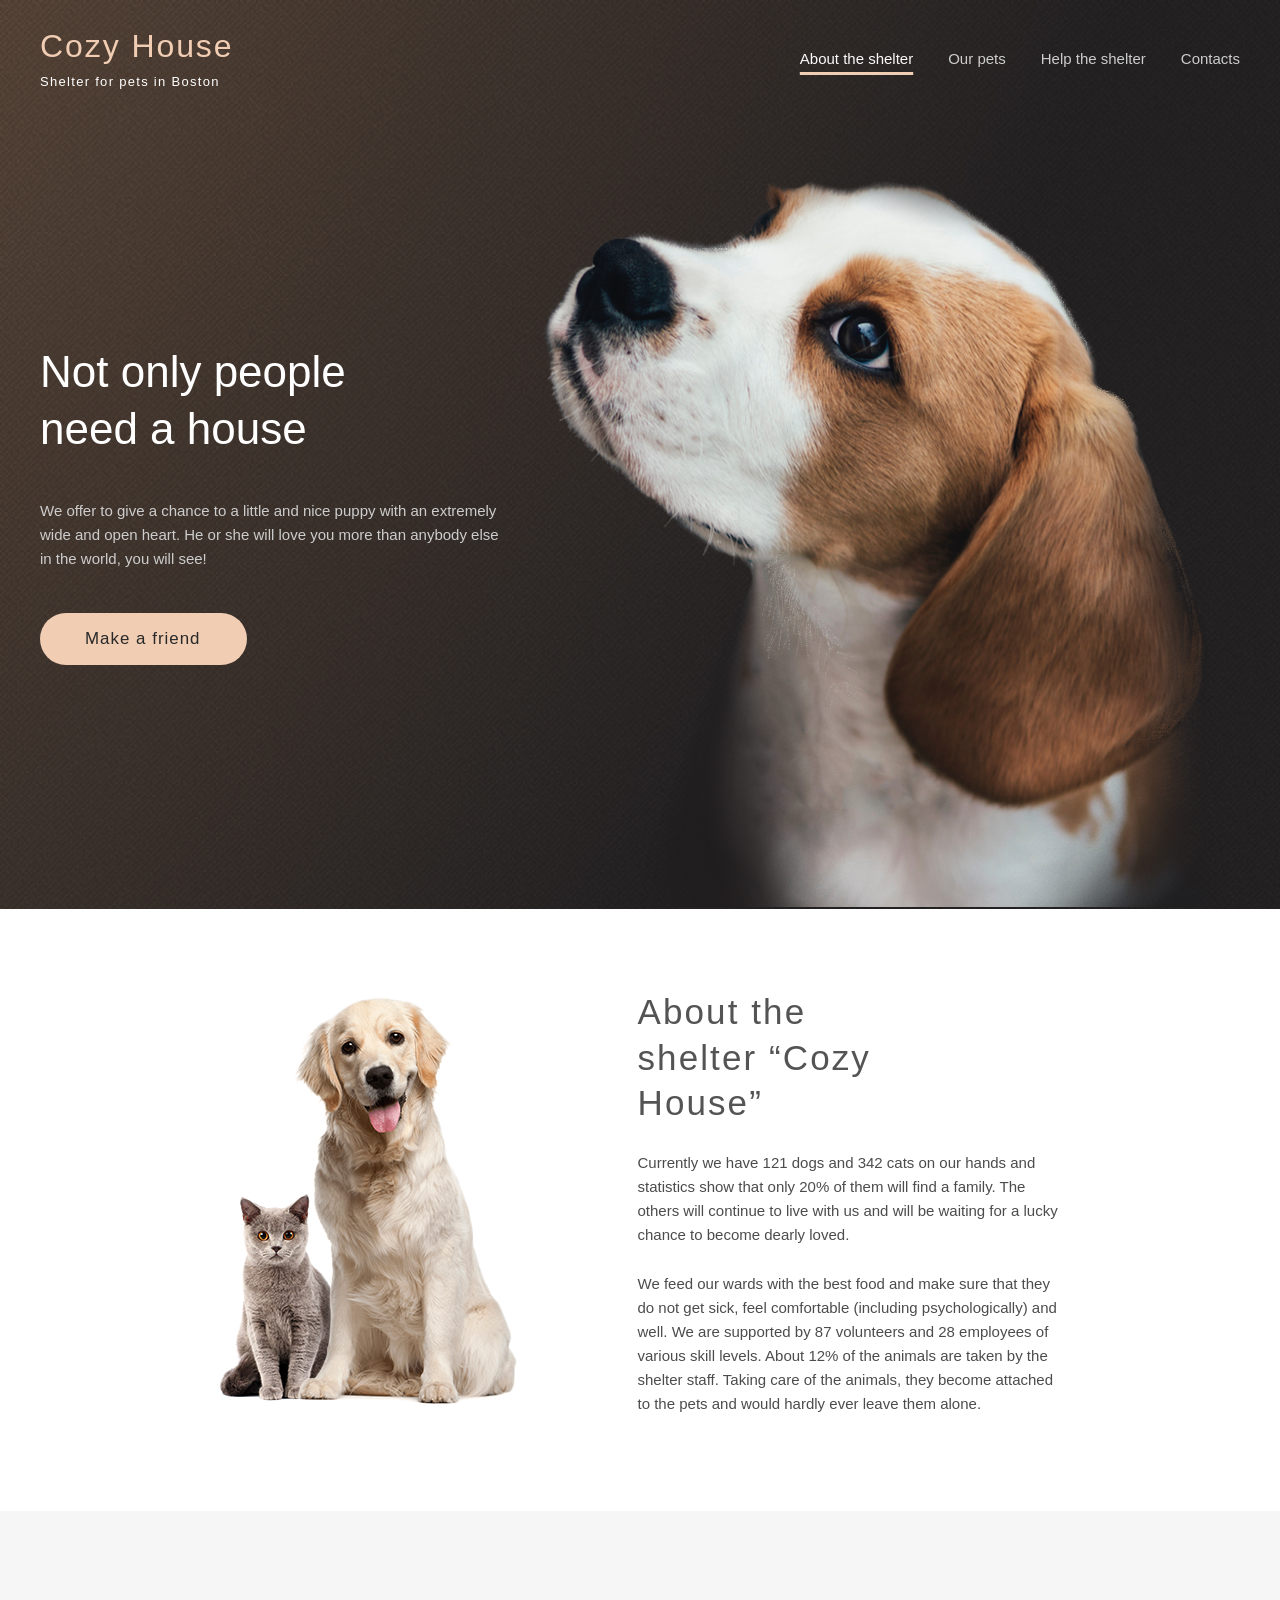
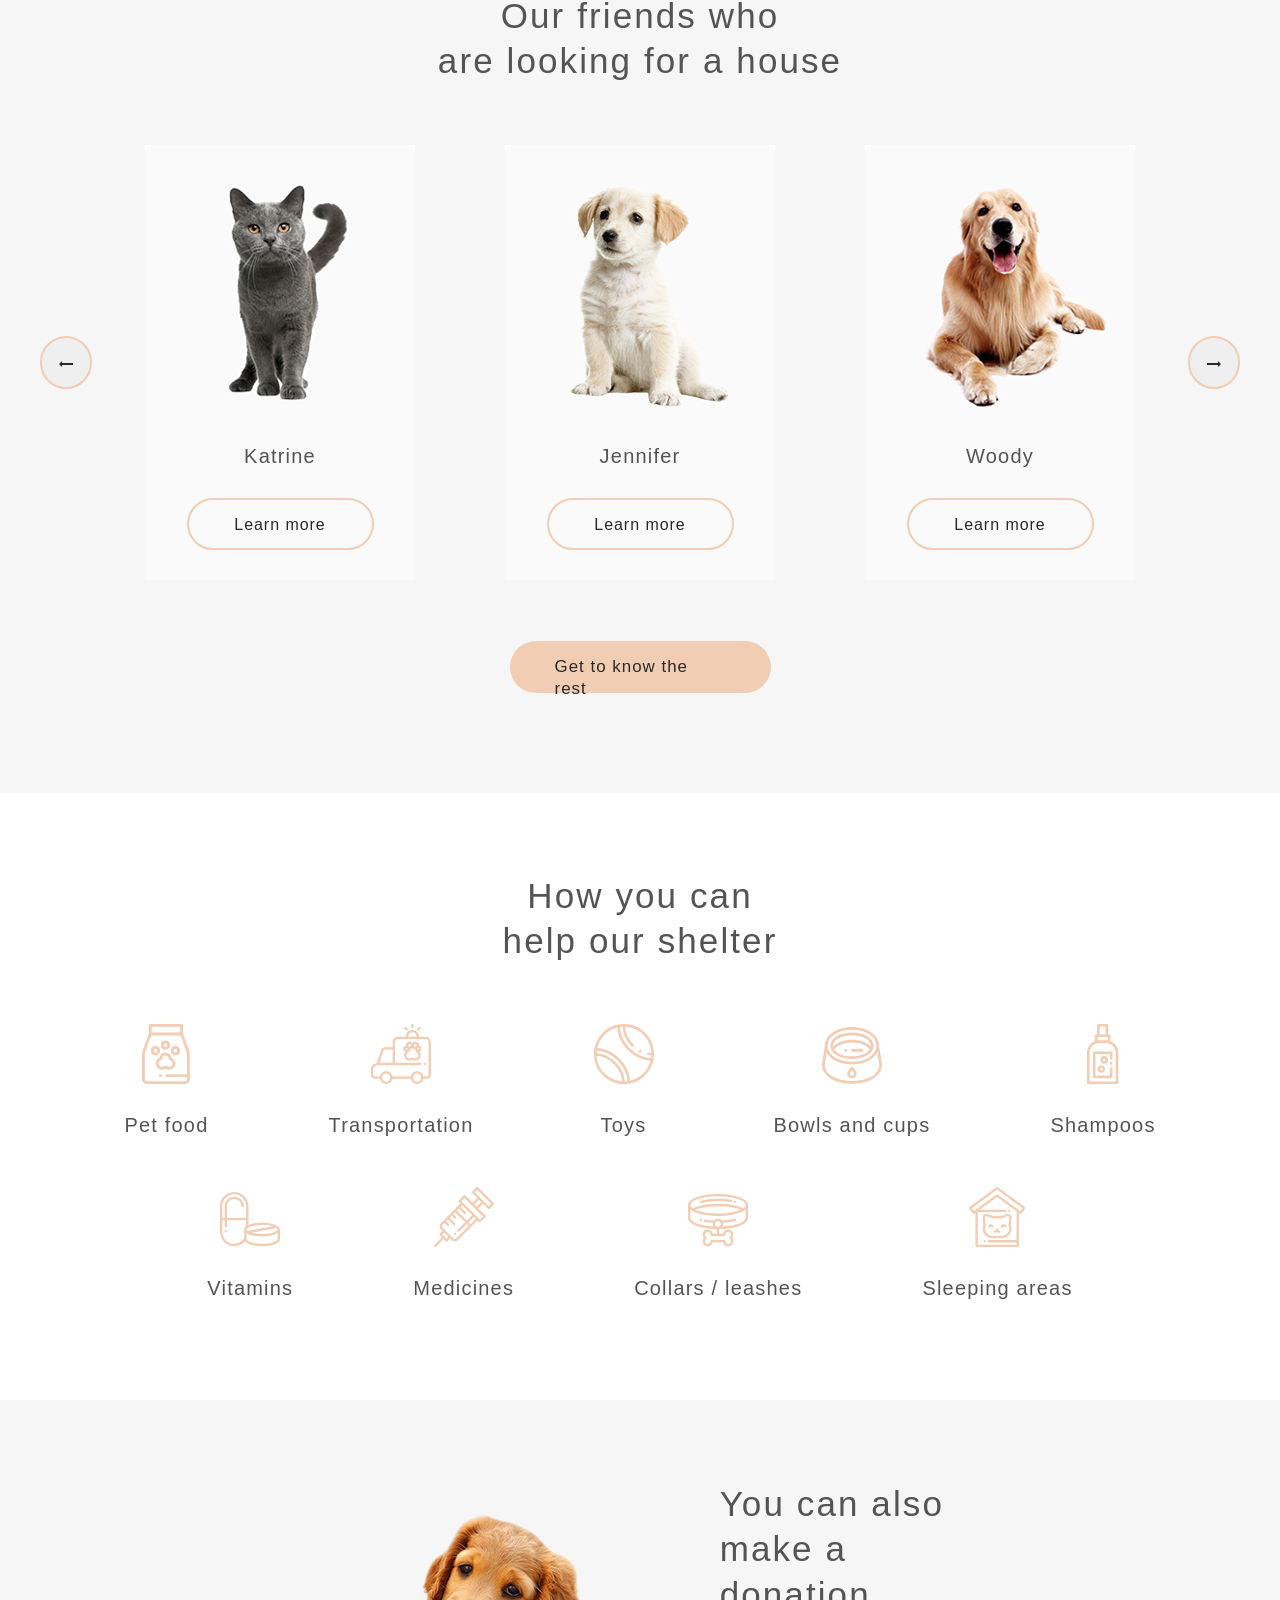
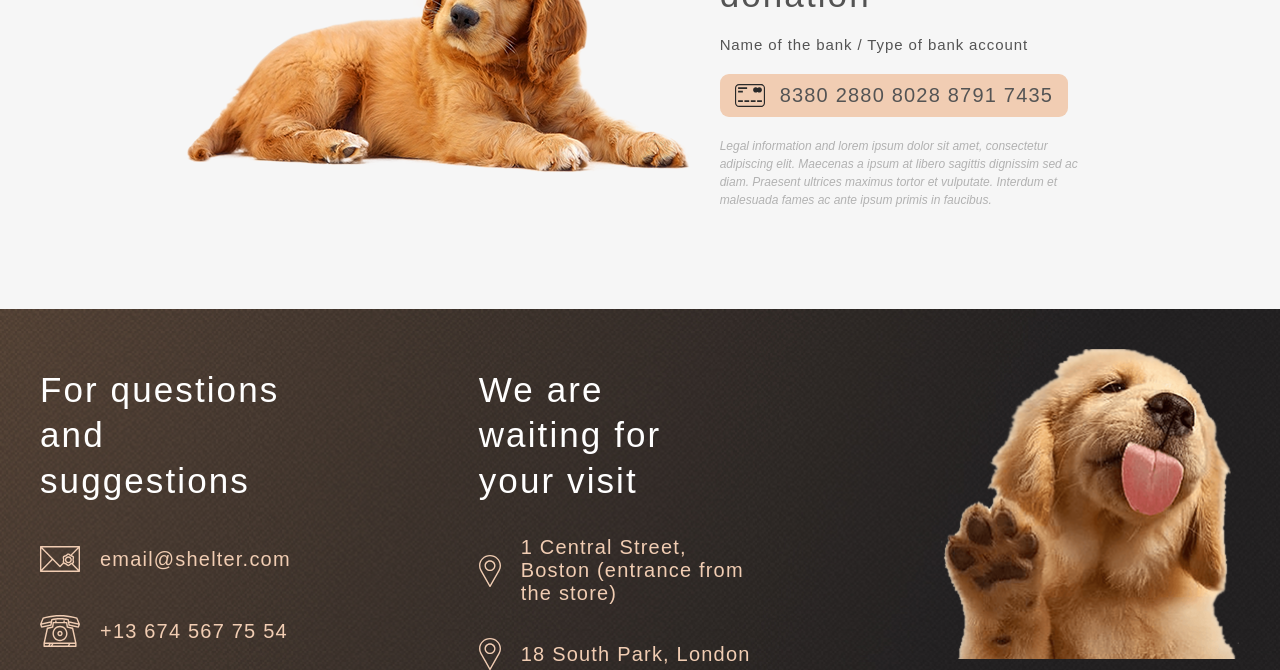
<file: shelter/index.html>
<!DOCTYPE html>
<html lang="en">
<head>
    <meta charset="UTF-8">
    <meta name="viewport" content="width=device-width, initial-scale=1.0">
    <title>Cozy House</title>
    <link rel="stylesheet" href="style.css">
    <link rel="icon" type="image/png" href="img/favicon-32x32.png">
</head>
<body>
    <main>
        <section class="start-screen"> 
            <header class="header">
                <div class="container">
                    <div class="header__content">
                        <div class="logo">
                            <a class="logo__title" href="#">Cozy House</a>
                            <p class="logo__text">Shelter for pets in Boston</p>
                        </div>
                        <nav class="nav">
                            <ul>
                                <li class="header__nav_active"><a class="header__nav" href="#">About the shelter</a></li>
                                <li class="header__nav_inactive"><a class="header__nav" href="https://boriisovvna.github.io/shelter/shelter/our-pets">Our pets</a></li>
                                <li class="header__nav_inactive"><a class="header__nav" href="#help">Help the shelter</a></li>
                                <li class="header__nav_inactive"><a class="header__nav" href="#contacts">Contacts</a></li>
                            </ul>
                        </nav>
                        <div class="burger-menu">
                            <span></span>
                            <span></span>
                            <span></span>
                        </div>
                    </div>
                </div>
            </header>
            <div class="container">
                <div class="start-screen__content">
                    <div class="start-screen__text">
                        <h1>Not only people need a house</h1>
                        <p>We offer to give a chance to a little and nice puppy with an extremely wide and open heart. He or she will love you more than anybody else in the world, you will see!</p>
                        <a class="start-screen__link-button button" href="#pets">Make a friend</a> 
                    </div>
                    <div class="start-screen__img">
                        <img src="img/start/start-screen-puppy.svg" alt="start-screen-puppy">
                    </div>
                </div>
            </div>
        </section>
        <section class="about">
            <div class="container">
                <div class="about__content">
                    <div class="about__img">
                        <img src="img/about/about-pets.jpg" alt="about-pets">
                    </div>
                    <div class="about__text">
                        <h2>About the shelter “Cozy House”</h2>
                        <p>Currently we have 121 dogs and 342 cats on our hands and statistics show that only 20% of them will find a family. The others will continue to live with us and will be waiting for a lucky chance to become dearly loved.</p>
                        <p>We feed our wards with the best food and make sure that they do not get sick, feel comfortable (including psychologically) and well. We are supported by 87 volunteers and 28 employees of various skill levels. About 12% of the animals are taken by the shelter staff. Taking care of the animals, they become attached to the pets and would hardly ever leave them alone.</p>
                    </div>
                </div>
            </div>
        </section>
        <section class="pets" id="pets">
            <div class="container">
                <div class="pets__content">
                    <h2 class="pets__text">Our friends who<br> are looking for a house</h2>
                    <div class="pets__slider">
                        <div class="slider__content">
                            <div class="slider__card">
                                <img src="img/pets/pets-katrine.jpg" alt="pets-katrine">
                                <p>Katrine</p>
                                <button class="card__button" type="button">Learn more</button>
                            </div>
                            <div class="slider__card">
                                <img src="img/pets/pets-jennifer.jpg" alt="pets-jennifer">
                                <p>Jennifer</p>
                                <button class="card__button" type="button">Learn more</button>
                            </div>
                            <div class="slider__card">
                                <img src="img/pets/pets-woody.jpg" alt="pets-woody">
                                <p>Woody</p>
                                <button class="card__button" type="button">Learn more</button>
                            </div>
                        </div>
                            <button class="slider__button slider__button--prev" type="button">
                                <svg width="14" height="6" viewBox="0 0 14 6" fill="none" xmlns="http://www.w3.org/2000/svg">
                                    <path d="M14 2V4H3V6L0 3L3 0V2H14Z" fill="#292929" />
                                </svg>
                            </button>
                            <button class="slider__button slider__button--next" type="button">
                                <svg width="14" height="6" viewBox="0 0 14 6" fill="none" xmlns="http://www.w3.org/2000/svg">
                                    <path d="M0 4V2L11 2V0L14 3L11 6V4L0 4Z" fill="#292929" />
                                </svg>
                            </button>
                        </div>
                    <a class="pets__button button" href="https://boriisovvna.github.io/shelter/shelter/our-pets">Get to know the rest</a> 
                </div>
            </div>
        </section>
        <section class="help" id="help">
            <div class="container">
                <div class="help__content">
                    <h2>How you can help our shelter</h2>
                    <div class="help__list">
                        <div class="help__item">
                             <img src="img/help/pet-food.svg" alt="pet-food">
                            <p>Pet food</p>
                        </div>
                        <div class="help__item">
                            <img src="img/help/transportation.svg" alt="transportation">
                            <p>Transportation</p>
                        </div>
                        <div class="help__item">
                            <img src="img/help/toys.svg" alt="toys">
                            <p>Toys</p>
                        </div>
                        <div class="help__item">
                            <img src="img/help/bowls-and-cups.svg" alt="bowls-and-cups">
                            <p>Bowls and cups</p>
                        </div>
                        <div class="help__item">
                            <img src="img/help/shampoos.svg" alt="shampoos">
                            <p>Shampoos</p>
                        </div>
                        <div class="help__item">
                            <img src="img/help/vitamins.svg" alt="vitamins">
                            <p>Vitamins</p>
                        </div>
                        <div class="help__item">
                            <img src="img/help/medicines.svg" alt="medicines">
                            <p>Medicines</p>
                        </div>
                        <div class="help__item">
                            <img src="img/help/collars-or-leashes.svg" alt="collars-leashes">
                            <p>Collars / leashes</p>
                        </div>
                        <div class="help__item">
                            <img src="img/help/sleeping-area.svg" alt="sleeping-area">
                            <p>Sleeping areas</p>
                        </div>
                    </div>
                </div>
            </div>
        </section>
        <section class="donation">
            <div class="container">
                <div class="donation__content">
                    <div class="donation__img">
                        <img src="img/donation/donation-dog.svg" alt="donation-dog">
                    </div>
                    <div class="donation__text">
                        <h2>You can also make a donation</h2>
                        <p class="donation__subtext-title">Name of the bank / Type of bank account</p>
                        <a class="donation__credit-card" href="#">
                            <img src="img/donation/credit-card.svg" alt="credit-card">
                            <div class="credit-card__number">
                                <span>8380 2880 8028 8791 7435</span>
                            </div>
                        </a>
                        <p class="donation__subtext">Legal information and lorem ipsum dolor sit amet, consectetur adipiscing elit. Maecenas a ipsum at libero sagittis dignissim sed ac diam. Praesent ultrices maximus tortor et vulputate. Interdum et malesuada fames ac ante ipsum primis in faucibus.</p>
                    </div>
                </div>
            </div>
        </section>
    </main>
    <footer class="footer" id="contacts">
        <div class="container">
            <div class="footer__content">
                <div class="footer__contacts">
                    <h2>For questions and suggestions</h2>
                    <a class="footer__mail" href="mailto:email@shelter.com">
                        <svg width="40" height="26" viewBox="0 0 40 26" fill="none" xmlns="http://www.w3.org/2000/svg">
                            <path d="M39.315 0H0.684964C0.5033 0 0.329077 0.0732456 0.200621 0.203625C0.0721657 0.334003 0 0.510836 0 0.695219V25.3048C0 25.4892 0.0721657 25.666 0.200621 25.7964C0.329077 25.9268 0.5033 26 0.684964 26H39.315C39.4967 26 39.6709 25.9268 39.7994 25.7964C39.9278 25.666 40 25.4892 40 25.3048V0.695219C40 0.510836 39.9278 0.334003 39.7994 0.203625C39.6709 0.0732456 39.4967 0 39.315 0ZM32.5774 15.0331C32.6846 15.5259 32.7954 16.0355 32.6513 16.2882C32.4966 16.5596 31.9966 16.7173 31.5131 16.8699C31.1316 16.9902 30.7373 17.1147 30.3857 17.3212C30.0461 17.5206 29.7523 17.8001 29.4683 18.0704C29.0772 18.4426 28.7079 18.794 28.374 18.794C28.04 18.794 27.6706 18.4425 27.2797 18.0704C26.9956 17.8001 26.7018 17.5205 26.3622 17.3212C26.0107 17.1147 25.6163 16.9903 25.2348 16.8699C24.7513 16.7173 24.2513 16.5596 24.0967 16.2882C23.9526 16.0355 24.0633 15.5259 24.1705 15.0331C24.2584 14.6285 24.3493 14.2103 24.3493 13.7821C24.3493 13.354 24.2584 12.9356 24.1705 12.5311C24.0633 12.0383 23.9526 11.5288 24.0967 11.2759C24.2513 11.0046 24.7513 10.8468 25.2348 10.6942C25.6163 10.5739 26.0107 10.4494 26.3622 10.243C26.7018 10.0435 26.9956 9.76403 27.2797 9.49373C27.6706 9.12165 28.04 8.77015 28.374 8.77015C28.7079 8.77015 29.0773 9.12165 29.4683 9.49373C29.7523 9.76403 30.0461 10.0435 30.3857 10.243C30.7373 10.4493 31.1316 10.5738 31.5131 10.6941C31.9966 10.8467 32.4966 11.0045 32.6512 11.2758C32.7954 11.5286 32.6846 12.0381 32.5774 12.5309C32.4895 12.9354 32.3986 13.3537 32.3986 13.7819C32.3986 14.2102 32.4895 14.6286 32.5774 15.0331ZM30.5975 8.66076C30.5345 8.60237 30.4705 8.54156 30.4053 8.47955C29.8904 7.98955 29.2497 7.3798 28.374 7.3798C27.4982 7.3798 26.8575 7.98955 26.3426 8.47955C26.1045 8.70609 25.8796 8.92013 25.6761 9.03961C25.4574 9.168 25.1518 9.26449 24.8281 9.36655C24.1276 9.58763 23.3336 9.8381 22.9109 10.5797C22.5001 11.3004 22.6768 12.1134 22.8328 12.8307C22.9081 13.1777 22.9794 13.5055 22.9794 13.7821C22.9794 14.0587 22.9081 14.3866 22.8328 14.7336C22.6975 15.3556 22.5473 16.0496 22.7775 16.693L19.9997 19.5464L2.32449 1.39044H37.6748L30.5975 8.66076ZM11.7007 13L1.36993 23.6116V2.38812L11.7007 13ZM12.6635 13.989L19.5124 21.0242C19.5761 21.0896 19.6519 21.1416 19.7356 21.177C19.8192 21.2125 19.9089 21.2308 19.9996 21.2308C20.0902 21.2308 20.18 21.2125 20.2636 21.177C20.3472 21.1416 20.4231 21.0896 20.4868 21.0242L23.6841 17.7398C24.044 17.9494 24.4495 18.0781 24.8281 18.1976C25.1518 18.2997 25.4575 18.3962 25.6761 18.5245C25.8796 18.644 26.1044 18.8581 26.3426 19.0846C26.8575 19.5746 27.4982 20.1844 28.374 20.1844C29.2496 20.1844 29.8904 19.5746 30.4053 19.0846C30.6434 18.858 30.8682 18.644 31.0718 18.5244C31.2043 18.4466 31.3691 18.3806 31.5502 18.3179L37.675 24.6094H2.32431L12.6635 13.989ZM32.9664 17.7946C33.3117 17.6108 33.6223 17.3612 33.8371 16.9846C34.2479 16.2639 34.0711 15.4508 33.9151 14.7336C33.8398 14.3866 33.7686 14.0587 33.7686 13.7821C33.7686 13.5055 33.8398 13.1777 33.9151 12.8307C34.0711 12.1134 34.2479 11.3005 33.837 10.5797C33.4142 9.8381 32.6203 9.58763 31.9197 9.36655L31.8559 9.34634L38.6301 2.38738V23.6122L32.9664 17.7946Z" fill="#F1CDB3"/>
                            <path d="M28.374 10.2424C26.451 10.2424 24.8865 11.8302 24.8865 13.782C24.8865 15.7337 26.451 17.3215 28.374 17.3215C30.297 17.3215 31.8614 15.7337 31.8614 13.782C31.8614 11.8302 30.2969 10.2424 28.374 10.2424ZM28.374 15.9311C27.2064 15.9311 26.2564 14.967 26.2564 13.782C26.2564 12.5969 27.2063 11.6328 28.374 11.6328C29.5416 11.6328 30.4915 12.5969 30.4915 13.782C30.4915 14.967 29.5415 15.9311 28.374 15.9311Z" fill="#F1CDB3"/>
                        </svg>
                        <span>email@shelter.com</span>
                    </a>
                    <a class="footer__phone" href="tel:+136745677554">
                        <svg width="40" height="32" viewBox="0 0 40 32" fill="none" xmlns="http://www.w3.org/2000/svg">
                            <path d="M39.9461 8.89543L37.5102 2.9049C37.4685 2.80251 37.4043 2.71139 37.3226 2.63868C37.2408 2.56598 37.1437 2.51367 37.0389 2.48585L34.111 1.70799C25.5388 -0.569376 14.4609 -0.569281 5.88906 1.70799L2.96105 2.48585C2.85626 2.51367 2.75918 2.56598 2.67743 2.63868C2.59568 2.71139 2.53147 2.80251 2.48984 2.9049L0.0539764 8.89543C-0.0131281 9.06038 -0.0178273 9.24503 0.0407965 9.41333L1.01509 12.2089C1.07166 12.3713 1.18339 12.5075 1.32986 12.5925C1.47633 12.6775 1.64776 12.7056 1.8128 12.6717L11.0692 10.7747C11.2084 10.7462 11.3359 10.675 11.4348 10.5706C11.5337 10.4661 11.5993 10.3334 11.623 10.19L12.4245 5.32594C16.8365 4.18994 23.1635 4.18994 27.5753 5.32594L28.3769 10.19C28.4006 10.3335 28.4662 10.4663 28.5651 10.5707C28.664 10.6751 28.7915 10.7463 28.9307 10.7748L38.187 12.6718C38.3521 12.7056 38.5234 12.6774 38.6699 12.5924C38.8164 12.5075 38.9281 12.3714 38.9848 12.209L39.9592 9.41343C40.0178 9.2451 40.0131 9.06043 39.9461 8.89543ZM2.13193 11.1412L1.63183 9.70624L10.5973 7.78606L10.321 9.46295L2.13193 11.1412ZM11.6222 4.0568C11.4935 4.09314 11.3777 4.16636 11.2883 4.26784C11.1989 4.36933 11.1396 4.49486 11.1174 4.62969L10.848 6.26453L1.85991 8.1896L3.65015 3.78707L6.2409 3.09877C14.5991 0.878304 25.4007 0.878208 33.7593 3.09877L36.35 3.78707L38.1403 8.1896L29.1522 6.26453L28.8828 4.62969C28.8606 4.49487 28.8013 4.36936 28.7119 4.26788C28.6224 4.1664 28.5066 4.09318 28.378 4.0568C23.6016 2.70615 16.3984 2.70615 11.6222 4.0568ZM37.8681 11.1412L29.6792 9.46295L29.4028 7.78606L38.3682 9.70624L37.8681 11.1412Z" fill="#F1CDB3"/>
                            <path d="M33.2901 13.1186C33.261 12.9842 33.1948 12.8612 33.0995 12.7643C33.0041 12.6673 32.8836 12.6005 32.7522 12.5717L27.9776 11.526L27.3764 7.51395C27.351 7.34431 27.2672 7.18959 27.1401 7.07781C27.013 6.96603 26.851 6.90458 26.6835 6.90458H24.814V5.96398C24.814 5.56724 24.5002 5.2456 24.1129 5.2456C23.7257 5.2456 23.4119 5.56724 23.4119 5.96398V6.90458H16.5882V5.96398C16.5882 5.56724 16.2744 5.2456 15.8871 5.2456C15.4999 5.2456 15.1861 5.56724 15.1861 5.96398V6.90458H13.3166C13.1491 6.90458 12.9871 6.96603 12.86 7.07781C12.7329 7.18959 12.6491 7.34431 12.6237 7.51395L12.0224 11.526L7.24791 12.5717C7.11654 12.6005 6.996 12.6673 6.90063 12.7643C6.80527 12.8612 6.73908 12.9842 6.70996 13.1186L3.46796 28.0878C3.45692 28.1389 3.45134 28.1911 3.45132 28.2434V31.2816C3.45132 31.4721 3.52519 31.6549 3.65666 31.7896C3.78814 31.9243 3.96645 32 4.15239 32H35.8477C36.0336 32 36.212 31.9243 36.3434 31.7896C36.4749 31.6549 36.5488 31.4721 36.5488 31.2816V28.2434C36.5488 28.1911 36.5432 28.1389 36.5321 28.0878L33.2901 13.1186ZM7.98131 13.8802L12.7885 12.8273C12.9276 12.7968 13.0544 12.7238 13.152 12.6178C13.2496 12.5118 13.3134 12.3779 13.335 12.2338L13.9183 8.34134H26.0819L26.6651 12.2338C26.6867 12.3779 26.7505 12.5118 26.8481 12.6178C26.9457 12.7238 27.0725 12.7968 27.2115 12.8273L32.0189 13.8802L34.9741 27.5251H5.0261L7.98131 13.8802ZM11.7966 28.9618L10.8935 30.5632H9.82782L10.7309 28.9618H11.7966ZM13.416 28.9618H28.6721L27.769 30.5632H12.513L13.416 28.9618ZM4.85345 28.9618H9.11142L8.20836 30.5632H4.85345V28.9618ZM29.3885 30.5632L30.2916 28.9618H35.1466V30.5632H29.3885Z" fill="#F1CDB3"/>
                            <path d="M20 26.1606C24.1492 26.1606 27.5248 22.7016 27.5248 18.45C27.5248 14.1983 24.1492 10.7393 20 10.7393C15.8509 10.7393 12.4753 14.1983 12.4753 18.45C12.4753 22.7016 15.8509 26.1606 20 26.1606ZM20 12.1761C23.3761 12.1761 26.1227 14.9905 26.1227 18.45C26.1227 21.9094 23.3761 24.7238 20 24.7238C16.624 24.7238 13.8774 21.9094 13.8774 18.45C13.8774 14.9905 16.624 12.1761 20 12.1761Z" fill="#F1CDB3"/>
                            <path d="M20 21.1847C21.4717 21.1847 22.6691 19.9578 22.6691 18.4497C22.6691 16.9416 21.4717 15.7147 20 15.7147C18.5283 15.7147 17.3309 16.9416 17.3309 18.4497C17.3309 19.9578 18.5283 21.1847 20 21.1847ZM20 17.1514C20.6987 17.1514 21.267 17.7338 21.267 18.4497C21.267 19.1656 20.6987 19.7479 20 19.7479C19.3014 19.7479 18.733 19.1656 18.733 18.4497C18.733 17.7339 19.3014 17.1514 20 17.1514Z" fill="#F1CDB3"/>
                        </svg>
                        <span>+13 674 567 75 54</span>
                    </a>
                </div>
                <div class="footer__locations">
                    <h2>We are waiting for your visit</h2>
                    <a class="footer__pin--top" href="https://maps.app.goo.gl/jsyxF5QtagmjCYcB6" target="_blank">
                        <svg width="22" height="32" viewBox="0 0 22 32" fill="none" xmlns="http://www.w3.org/2000/svg">
                            <path d="M11 0C4.93471 0 0 4.78519 0 10.6667C0 12.4323 0.455231 14.1829 1.32064 15.7357L10.3985 31.6562C10.5193 31.8685 10.7496 32 11 32C11.2504 32 11.4807 31.8685 11.6015 31.6562L20.6827 15.7304C21.5448 14.1829 22 12.4323 22 10.6666C22 4.78519 17.0653 0 11 0ZM19.4762 15.0905L11 29.9557L2.52714 15.0964C1.77317 13.7435 1.37504 12.2116 1.37504 10.6667C1.37504 5.52019 5.69275 1.33337 11 1.33337C16.3073 1.33337 20.625 5.52025 20.625 10.6667C20.625 12.2116 20.2268 13.7435 19.4762 15.0905Z" fill="#F1CDB3"/>
                            <path d="M11 5.33329C7.96737 5.33329 5.50005 7.72585 5.50005 10.6666C5.50005 13.6074 7.96737 16 11 16C14.0327 16 16.5 13.6074 16.5 10.6667C16.5 7.72592 14.0327 5.33329 11 5.33329ZM11 14.6667C8.72534 14.6667 6.87502 12.8724 6.87502 10.6667C6.87502 8.46092 8.72534 6.66667 11 6.66667C13.2747 6.66667 15.125 8.46092 15.125 10.6667C15.125 12.8724 13.2747 14.6667 11 14.6667Z" fill="#F1CDB3"/>
                        </svg>
                        <span>1 Central Street, Boston (entrance from the store)</span>
                    </a>
                    <a class="footer__pin--bottom" href="https://maps.app.goo.gl/HLmwqXx1yAVrPqRZ9" target="_blank">
                        <svg width="22" height="32" viewBox="0 0 22 32" fill="none" xmlns="http://www.w3.org/2000/svg">
                            <path d="M11 0C4.93471 0 0 4.78519 0 10.6667C0 12.4323 0.455231 14.1829 1.32064 15.7357L10.3985 31.6562C10.5193 31.8685 10.7496 32 11 32C11.2504 32 11.4807 31.8685 11.6015 31.6562L20.6827 15.7304C21.5448 14.1829 22 12.4323 22 10.6666C22 4.78519 17.0653 0 11 0ZM19.4762 15.0905L11 29.9557L2.52714 15.0964C1.77317 13.7435 1.37504 12.2116 1.37504 10.6667C1.37504 5.52019 5.69275 1.33337 11 1.33337C16.3073 1.33337 20.625 5.52025 20.625 10.6667C20.625 12.2116 20.2268 13.7435 19.4762 15.0905Z" fill="#F1CDB3"/>
                            <path d="M11 5.33329C7.96737 5.33329 5.50005 7.72585 5.50005 10.6666C5.50005 13.6074 7.96737 16 11 16C14.0327 16 16.5 13.6074 16.5 10.6667C16.5 7.72592 14.0327 5.33329 11 5.33329ZM11 14.6667C8.72534 14.6667 6.87502 12.8724 6.87502 10.6667C6.87502 8.46092 8.72534 6.66667 11 6.66667C13.2747 6.66667 15.125 8.46092 15.125 10.6667C15.125 12.8724 13.2747 14.6667 11 14.6667Z" fill="#F1CDB3"/>
                        </svg>
                        <span>18 South Park, London</span>
                    </a>
                </div>
                <div class="footer__img">
                    <img src="img/footer/footer-puppy.svg" alt="footer-puppy">
                </div>
            </div>
        </div>
    </footer>
</body>
</html>
</file>
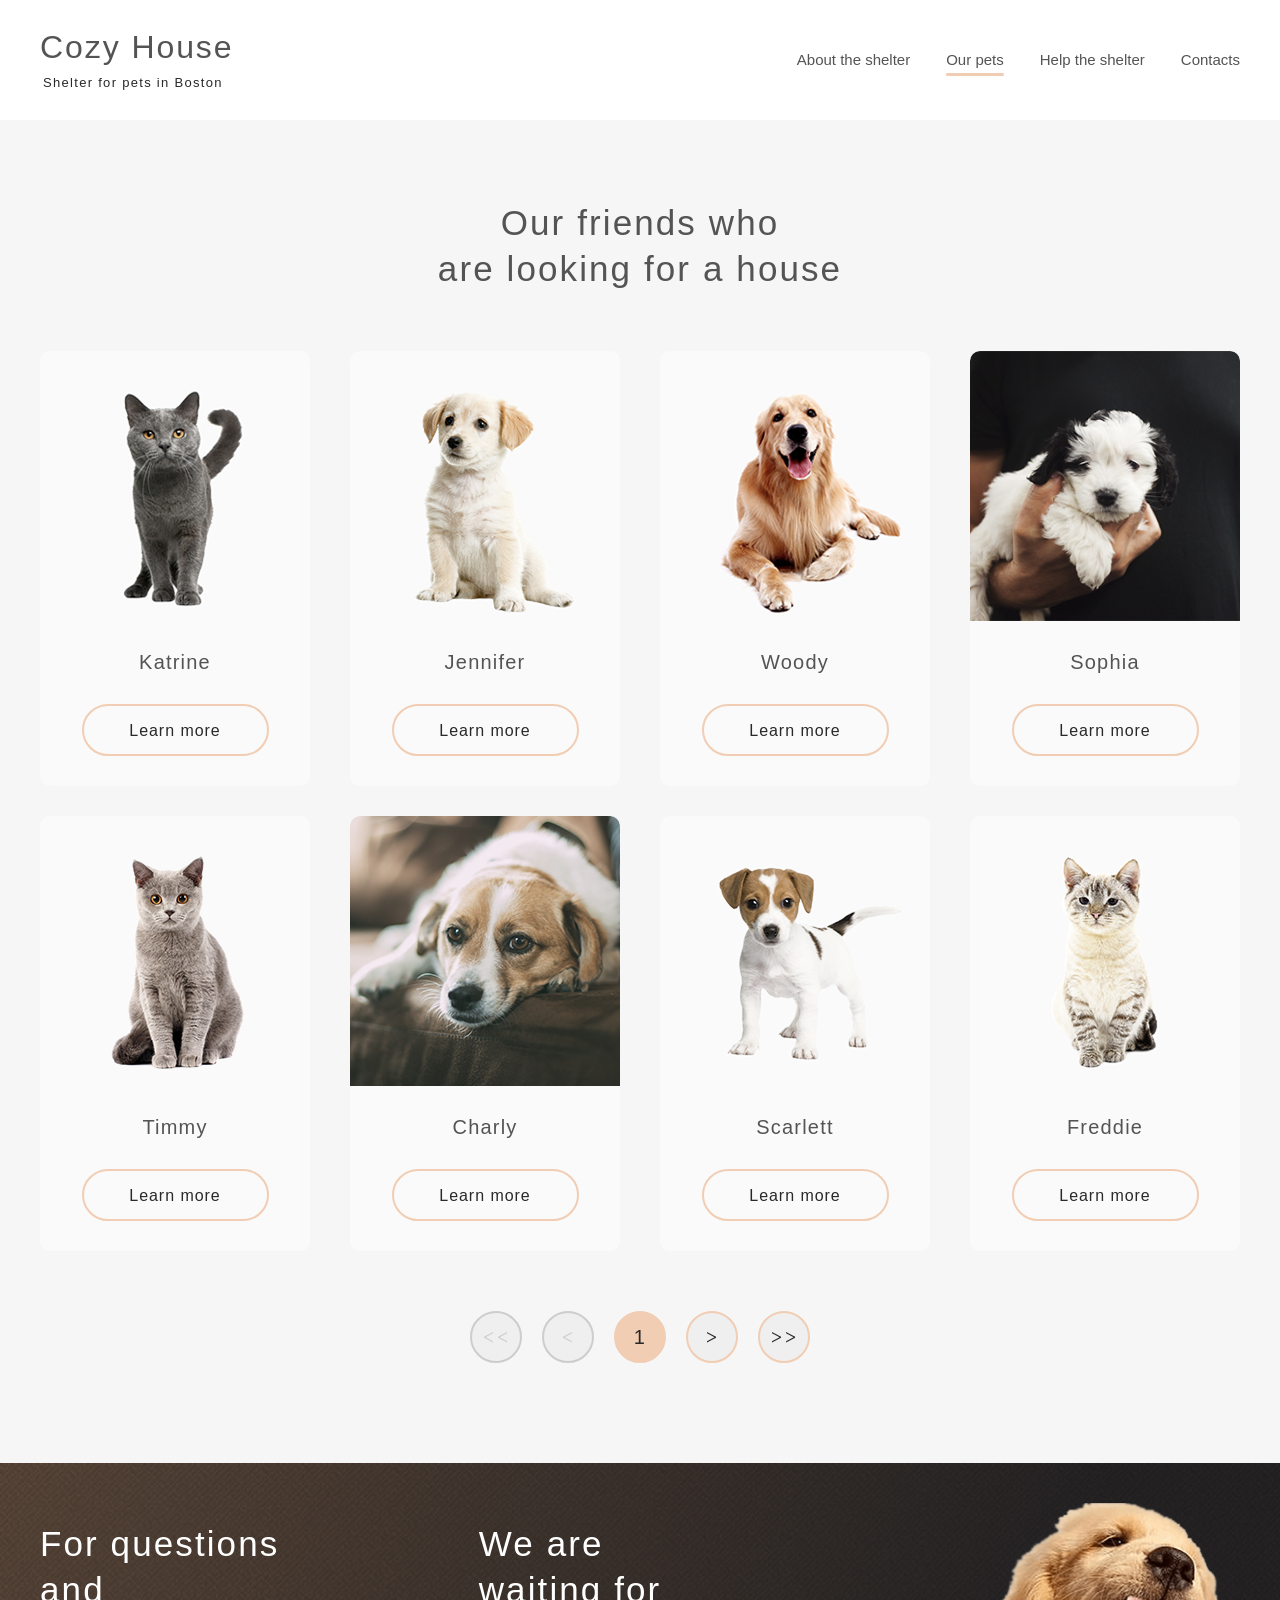
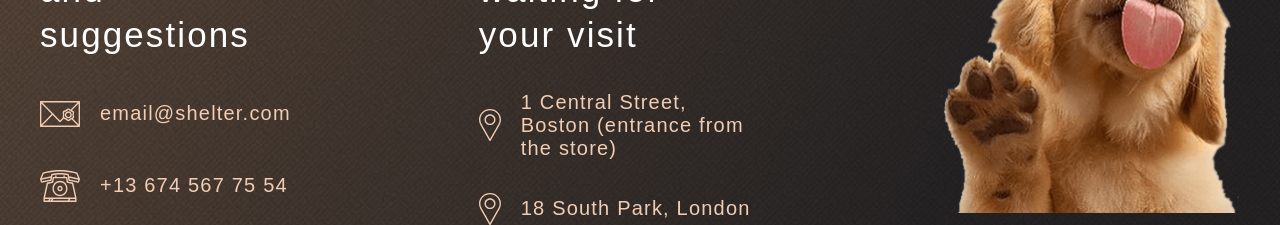
<file: shelter/our-pets.html>
<!DOCTYPE html>
<html lang="en">
<head>
    <meta charset="UTF-8">
    <meta name="viewport" content="width=device-width, initial-scale=1.0">
    <title>Our pets</title>
    <link rel="stylesheet" href="our-pets.css">
    <link rel="icon" type="image/png" href="img/favicon-32x32.png">
</head>
<body>
    <header class="header">
        <div class="container">
            <div class="header__content">
                <div class="logo">
                    <a class="logo__title" href="https://boriisovvna.github.io/shelter/shelter/">Cozy House</a>
                    <p class="logo__text">Shelter for pets in Boston</p>
                </div>
                <nav class="nav">
                    <ul>
                        <li class="header__nav_inactive"><a class="header__nav" href="https://boriisovvna.github.io/shelter/shelter/">About the shelter</a></li>
                        <li class="header__nav_active"><a class="header__nav" href="#">Our pets</a></li>
                        <li class="header__nav_inactive"><a class="header__nav" href="https://boriisovvna.github.io/shelter/shelter/#help">Help the shelter</a></li>
                        <li class="header__nav_inactive"><a class="header__nav" href="#contacts">Contacts</a></li>
                    </ul>
                </nav>
                <div class="burger-menu">
                        <span></span>
                        <span></span>
                        <span></span>
                </div>
            </div>
        </div>
    </header>
    <main>
        <section class="our-pets">
            <div class="container">
                <div class="our-pets__content">
                    <h1>Our friends who<br> are looking for a house</h1>
                    <div class="our-pets__cards">
                        <div class="our-pets__card">
                            <img src="img/our-pets/pets-katrine.jpg" alt="Katrine">
                            <p>Katrine</p>
                            <button class="our-pets__button" type="button">Learn more</button>
                        </div>
                        <div class="our-pets__card">
                            <img src="img/our-pets/pets-jennifer.jpg" alt="Jennifer">
                            <p>Jennifer</p>
                            <button class="our-pets__button" type="button">Learn more</button>
                        </div>
                        <div class="our-pets__card">
                            <img src="img/our-pets/pets-woody.jpg" alt="Woody">
                            <p>Woody</p>
                            <button class="our-pets__button" type="button">Learn more</button>
                        </div>
                        <div class="our-pets__card">
                            <img src="img/our-pets/pets-sophia.jpg" alt="Sophia">
                            <p>Sophia</p>
                            <button class="our-pets__button" type="button">Learn more</button>
                        </div>
                        <div class="our-pets__card">
                            <img src="img/our-pets/pets-timmy.jpg" alt="Timmy">
                            <p>Timmy</p>
                            <button class="our-pets__button" type="button">Learn more</button>
                        </div>
                        <div class="our-pets__card">
                            <img src="img/our-pets/pets-charly.jpg" alt="Charly">
                            <p>Charly</p>
                            <button class="our-pets__button" type="button">Learn more</button>
                        </div>
                        <div class="our-pets__card">
                            <img src="img/our-pets/pets-scarlet.jpg" alt="Scarlett">
                            <p>Scarlett</p>
                            <button class="our-pets__button" type="button">Learn more</button>
                        </div>
                        <div class="our-pets__card">
                            <img src="img/our-pets/pets-freddie.jpg" alt="Freddie">
                            <p>Freddie</p>
                            <button class="our-pets__button" type="button">Learn more</button>
                        </div>
                    </div>
                    <div class="our-pets__nav">
                        <button class="our-pets__nav-button our-pets__nav-button-prev" type="button">
                            <svg width="24" height="11" viewBox="0 0 24 11" fill="none" xmlns="http://www.w3.org/2000/svg">
                                <path d="M9.0333 10.498L9.72748e-05 5.80078V4.69727L9.0333 0V1.33789L1.52353 5.24414L9.0333 9.16016V10.498ZM23.1044 10.498L14.0712 5.80078V4.69727L23.1044 0V1.33789L15.5946 5.24414L23.1044 9.16016V10.498Z" fill="#CDCDCD"/>
                            </svg>
                        </button>
                        <button class="our-pets__nav-button our-pets__nav-button-prev" type="button">
                            <svg width="10" height="11" viewBox="0 0 10 11" fill="none" xmlns="http://www.w3.org/2000/svg">
                                <path d="M9.0332 10.498L0 5.80078V4.69727L9.0332 0V1.33789L1.52344 5.24414L9.0332 9.16016V10.498Z" fill="#CDCDCD"/>
                            </svg>
                        </button>
                        <button class="our-pets__nav-button our-pets__nav-button-now" type="button">1</button>
                        <button class="our-pets__nav-button our-pets__nav-button-next" type="button">
                            <svg width="10" height="11" viewBox="0 0 10 11" fill="none" xmlns="http://www.w3.org/2000/svg">
                                <path d="M9.0332 5.80078L0 10.498V9.16016L7.50977 5.24414L0 1.33789V0L9.0332 4.69727V5.80078Z" fill="#292929"/>
                            </svg>
                        </button>
                        <button class="our-pets__nav-button our-pets__nav-button-next" type="button">
                            <svg width="24" height="11" viewBox="0 0 24 11" fill="none" xmlns="http://www.w3.org/2000/svg">
                                <path d="M9.0333 5.80078L9.72748e-05 10.498V9.16016L7.50986 5.24414L9.72748e-05 1.33789V0L9.0333 4.69727V5.80078ZM23.1044 5.80078L14.0712 10.498V9.16016L21.581 5.24414L14.0712 1.33789V0L23.1044 4.69727V5.80078Z" fill="#292929"/>
                            </svg>
                        </button>
                    </div>
                </div>
            </div>
        </section>
    </main>
    <footer class="footer" id="contacts">
        <div class="container">
            <div class="footer__content">
                <div class="footer__contacts">
                    <h2>For questions and suggestions</h2>
                    <a class="footer__mail" href="mailto:email@shelter.com">
                        <svg width="40" height="26" viewBox="0 0 40 26" fill="none" xmlns="http://www.w3.org/2000/svg">
                            <path d="M39.315 0H0.684964C0.5033 0 0.329077 0.0732456 0.200621 0.203625C0.0721657 0.334003 0 0.510836 0 0.695219V25.3048C0 25.4892 0.0721657 25.666 0.200621 25.7964C0.329077 25.9268 0.5033 26 0.684964 26H39.315C39.4967 26 39.6709 25.9268 39.7994 25.7964C39.9278 25.666 40 25.4892 40 25.3048V0.695219C40 0.510836 39.9278 0.334003 39.7994 0.203625C39.6709 0.0732456 39.4967 0 39.315 0ZM32.5774 15.0331C32.6846 15.5259 32.7954 16.0355 32.6513 16.2882C32.4966 16.5596 31.9966 16.7173 31.5131 16.8699C31.1316 16.9902 30.7373 17.1147 30.3857 17.3212C30.0461 17.5206 29.7523 17.8001 29.4683 18.0704C29.0772 18.4426 28.7079 18.794 28.374 18.794C28.04 18.794 27.6706 18.4425 27.2797 18.0704C26.9956 17.8001 26.7018 17.5205 26.3622 17.3212C26.0107 17.1147 25.6163 16.9903 25.2348 16.8699C24.7513 16.7173 24.2513 16.5596 24.0967 16.2882C23.9526 16.0355 24.0633 15.5259 24.1705 15.0331C24.2584 14.6285 24.3493 14.2103 24.3493 13.7821C24.3493 13.354 24.2584 12.9356 24.1705 12.5311C24.0633 12.0383 23.9526 11.5288 24.0967 11.2759C24.2513 11.0046 24.7513 10.8468 25.2348 10.6942C25.6163 10.5739 26.0107 10.4494 26.3622 10.243C26.7018 10.0435 26.9956 9.76403 27.2797 9.49373C27.6706 9.12165 28.04 8.77015 28.374 8.77015C28.7079 8.77015 29.0773 9.12165 29.4683 9.49373C29.7523 9.76403 30.0461 10.0435 30.3857 10.243C30.7373 10.4493 31.1316 10.5738 31.5131 10.6941C31.9966 10.8467 32.4966 11.0045 32.6512 11.2758C32.7954 11.5286 32.6846 12.0381 32.5774 12.5309C32.4895 12.9354 32.3986 13.3537 32.3986 13.7819C32.3986 14.2102 32.4895 14.6286 32.5774 15.0331ZM30.5975 8.66076C30.5345 8.60237 30.4705 8.54156 30.4053 8.47955C29.8904 7.98955 29.2497 7.3798 28.374 7.3798C27.4982 7.3798 26.8575 7.98955 26.3426 8.47955C26.1045 8.70609 25.8796 8.92013 25.6761 9.03961C25.4574 9.168 25.1518 9.26449 24.8281 9.36655C24.1276 9.58763 23.3336 9.8381 22.9109 10.5797C22.5001 11.3004 22.6768 12.1134 22.8328 12.8307C22.9081 13.1777 22.9794 13.5055 22.9794 13.7821C22.9794 14.0587 22.9081 14.3866 22.8328 14.7336C22.6975 15.3556 22.5473 16.0496 22.7775 16.693L19.9997 19.5464L2.32449 1.39044H37.6748L30.5975 8.66076ZM11.7007 13L1.36993 23.6116V2.38812L11.7007 13ZM12.6635 13.989L19.5124 21.0242C19.5761 21.0896 19.6519 21.1416 19.7356 21.177C19.8192 21.2125 19.9089 21.2308 19.9996 21.2308C20.0902 21.2308 20.18 21.2125 20.2636 21.177C20.3472 21.1416 20.4231 21.0896 20.4868 21.0242L23.6841 17.7398C24.044 17.9494 24.4495 18.0781 24.8281 18.1976C25.1518 18.2997 25.4575 18.3962 25.6761 18.5245C25.8796 18.644 26.1044 18.8581 26.3426 19.0846C26.8575 19.5746 27.4982 20.1844 28.374 20.1844C29.2496 20.1844 29.8904 19.5746 30.4053 19.0846C30.6434 18.858 30.8682 18.644 31.0718 18.5244C31.2043 18.4466 31.3691 18.3806 31.5502 18.3179L37.675 24.6094H2.32431L12.6635 13.989ZM32.9664 17.7946C33.3117 17.6108 33.6223 17.3612 33.8371 16.9846C34.2479 16.2639 34.0711 15.4508 33.9151 14.7336C33.8398 14.3866 33.7686 14.0587 33.7686 13.7821C33.7686 13.5055 33.8398 13.1777 33.9151 12.8307C34.0711 12.1134 34.2479 11.3005 33.837 10.5797C33.4142 9.8381 32.6203 9.58763 31.9197 9.36655L31.8559 9.34634L38.6301 2.38738V23.6122L32.9664 17.7946Z" fill="#F1CDB3"/>
                            <path d="M28.374 10.2424C26.451 10.2424 24.8865 11.8302 24.8865 13.782C24.8865 15.7337 26.451 17.3215 28.374 17.3215C30.297 17.3215 31.8614 15.7337 31.8614 13.782C31.8614 11.8302 30.2969 10.2424 28.374 10.2424ZM28.374 15.9311C27.2064 15.9311 26.2564 14.967 26.2564 13.782C26.2564 12.5969 27.2063 11.6328 28.374 11.6328C29.5416 11.6328 30.4915 12.5969 30.4915 13.782C30.4915 14.967 29.5415 15.9311 28.374 15.9311Z" fill="#F1CDB3"/>
                        </svg>
                        <span>email@shelter.com</span>
                    </a>
                    <a class="footer__phone" href="tel:+136745677554">
                        <svg width="40" height="32" viewBox="0 0 40 32" fill="none" xmlns="http://www.w3.org/2000/svg">
                            <path d="M39.9461 8.89543L37.5102 2.9049C37.4685 2.80251 37.4043 2.71139 37.3226 2.63868C37.2408 2.56598 37.1437 2.51367 37.0389 2.48585L34.111 1.70799C25.5388 -0.569376 14.4609 -0.569281 5.88906 1.70799L2.96105 2.48585C2.85626 2.51367 2.75918 2.56598 2.67743 2.63868C2.59568 2.71139 2.53147 2.80251 2.48984 2.9049L0.0539764 8.89543C-0.0131281 9.06038 -0.0178273 9.24503 0.0407965 9.41333L1.01509 12.2089C1.07166 12.3713 1.18339 12.5075 1.32986 12.5925C1.47633 12.6775 1.64776 12.7056 1.8128 12.6717L11.0692 10.7747C11.2084 10.7462 11.3359 10.675 11.4348 10.5706C11.5337 10.4661 11.5993 10.3334 11.623 10.19L12.4245 5.32594C16.8365 4.18994 23.1635 4.18994 27.5753 5.32594L28.3769 10.19C28.4006 10.3335 28.4662 10.4663 28.5651 10.5707C28.664 10.6751 28.7915 10.7463 28.9307 10.7748L38.187 12.6718C38.3521 12.7056 38.5234 12.6774 38.6699 12.5924C38.8164 12.5075 38.9281 12.3714 38.9848 12.209L39.9592 9.41343C40.0178 9.2451 40.0131 9.06043 39.9461 8.89543ZM2.13193 11.1412L1.63183 9.70624L10.5973 7.78606L10.321 9.46295L2.13193 11.1412ZM11.6222 4.0568C11.4935 4.09314 11.3777 4.16636 11.2883 4.26784C11.1989 4.36933 11.1396 4.49486 11.1174 4.62969L10.848 6.26453L1.85991 8.1896L3.65015 3.78707L6.2409 3.09877C14.5991 0.878304 25.4007 0.878208 33.7593 3.09877L36.35 3.78707L38.1403 8.1896L29.1522 6.26453L28.8828 4.62969C28.8606 4.49487 28.8013 4.36936 28.7119 4.26788C28.6224 4.1664 28.5066 4.09318 28.378 4.0568C23.6016 2.70615 16.3984 2.70615 11.6222 4.0568ZM37.8681 11.1412L29.6792 9.46295L29.4028 7.78606L38.3682 9.70624L37.8681 11.1412Z" fill="#F1CDB3"/>
                            <path d="M33.2901 13.1186C33.261 12.9842 33.1948 12.8612 33.0995 12.7643C33.0041 12.6673 32.8836 12.6005 32.7522 12.5717L27.9776 11.526L27.3764 7.51395C27.351 7.34431 27.2672 7.18959 27.1401 7.07781C27.013 6.96603 26.851 6.90458 26.6835 6.90458H24.814V5.96398C24.814 5.56724 24.5002 5.2456 24.1129 5.2456C23.7257 5.2456 23.4119 5.56724 23.4119 5.96398V6.90458H16.5882V5.96398C16.5882 5.56724 16.2744 5.2456 15.8871 5.2456C15.4999 5.2456 15.1861 5.56724 15.1861 5.96398V6.90458H13.3166C13.1491 6.90458 12.9871 6.96603 12.86 7.07781C12.7329 7.18959 12.6491 7.34431 12.6237 7.51395L12.0224 11.526L7.24791 12.5717C7.11654 12.6005 6.996 12.6673 6.90063 12.7643C6.80527 12.8612 6.73908 12.9842 6.70996 13.1186L3.46796 28.0878C3.45692 28.1389 3.45134 28.1911 3.45132 28.2434V31.2816C3.45132 31.4721 3.52519 31.6549 3.65666 31.7896C3.78814 31.9243 3.96645 32 4.15239 32H35.8477C36.0336 32 36.212 31.9243 36.3434 31.7896C36.4749 31.6549 36.5488 31.4721 36.5488 31.2816V28.2434C36.5488 28.1911 36.5432 28.1389 36.5321 28.0878L33.2901 13.1186ZM7.98131 13.8802L12.7885 12.8273C12.9276 12.7968 13.0544 12.7238 13.152 12.6178C13.2496 12.5118 13.3134 12.3779 13.335 12.2338L13.9183 8.34134H26.0819L26.6651 12.2338C26.6867 12.3779 26.7505 12.5118 26.8481 12.6178C26.9457 12.7238 27.0725 12.7968 27.2115 12.8273L32.0189 13.8802L34.9741 27.5251H5.0261L7.98131 13.8802ZM11.7966 28.9618L10.8935 30.5632H9.82782L10.7309 28.9618H11.7966ZM13.416 28.9618H28.6721L27.769 30.5632H12.513L13.416 28.9618ZM4.85345 28.9618H9.11142L8.20836 30.5632H4.85345V28.9618ZM29.3885 30.5632L30.2916 28.9618H35.1466V30.5632H29.3885Z" fill="#F1CDB3"/>
                            <path d="M20 26.1606C24.1492 26.1606 27.5248 22.7016 27.5248 18.45C27.5248 14.1983 24.1492 10.7393 20 10.7393C15.8509 10.7393 12.4753 14.1983 12.4753 18.45C12.4753 22.7016 15.8509 26.1606 20 26.1606ZM20 12.1761C23.3761 12.1761 26.1227 14.9905 26.1227 18.45C26.1227 21.9094 23.3761 24.7238 20 24.7238C16.624 24.7238 13.8774 21.9094 13.8774 18.45C13.8774 14.9905 16.624 12.1761 20 12.1761Z" fill="#F1CDB3"/>
                            <path d="M20 21.1847C21.4717 21.1847 22.6691 19.9578 22.6691 18.4497C22.6691 16.9416 21.4717 15.7147 20 15.7147C18.5283 15.7147 17.3309 16.9416 17.3309 18.4497C17.3309 19.9578 18.5283 21.1847 20 21.1847ZM20 17.1514C20.6987 17.1514 21.267 17.7338 21.267 18.4497C21.267 19.1656 20.6987 19.7479 20 19.7479C19.3014 19.7479 18.733 19.1656 18.733 18.4497C18.733 17.7339 19.3014 17.1514 20 17.1514Z" fill="#F1CDB3"/>
                        </svg>
                        <span>+13 674 567 75 54</span>
                    </a>
                </div>
                <div class="footer__locations">
                    <h2>We are waiting for your visit</h2>
                    <a class="footer__pin--top" href="https://maps.app.goo.gl/jsyxF5QtagmjCYcB6" target="_blank">
                        <svg width="22" height="32" viewBox="0 0 22 32" fill="none" xmlns="http://www.w3.org/2000/svg">
                            <path d="M11 0C4.93471 0 0 4.78519 0 10.6667C0 12.4323 0.455231 14.1829 1.32064 15.7357L10.3985 31.6562C10.5193 31.8685 10.7496 32 11 32C11.2504 32 11.4807 31.8685 11.6015 31.6562L20.6827 15.7304C21.5448 14.1829 22 12.4323 22 10.6666C22 4.78519 17.0653 0 11 0ZM19.4762 15.0905L11 29.9557L2.52714 15.0964C1.77317 13.7435 1.37504 12.2116 1.37504 10.6667C1.37504 5.52019 5.69275 1.33337 11 1.33337C16.3073 1.33337 20.625 5.52025 20.625 10.6667C20.625 12.2116 20.2268 13.7435 19.4762 15.0905Z" fill="#F1CDB3"/>
                            <path d="M11 5.33329C7.96737 5.33329 5.50005 7.72585 5.50005 10.6666C5.50005 13.6074 7.96737 16 11 16C14.0327 16 16.5 13.6074 16.5 10.6667C16.5 7.72592 14.0327 5.33329 11 5.33329ZM11 14.6667C8.72534 14.6667 6.87502 12.8724 6.87502 10.6667C6.87502 8.46092 8.72534 6.66667 11 6.66667C13.2747 6.66667 15.125 8.46092 15.125 10.6667C15.125 12.8724 13.2747 14.6667 11 14.6667Z" fill="#F1CDB3"/>
                        </svg>
                        <span>1 Central Street, Boston (entrance from the store)</span>
                    </a>
                    <a class="footer__pin--bottom" href="https://maps.app.goo.gl/HLmwqXx1yAVrPqRZ9" target="_blank">
                        <svg width="22" height="32" viewBox="0 0 22 32" fill="none" xmlns="http://www.w3.org/2000/svg">
                            <path d="M11 0C4.93471 0 0 4.78519 0 10.6667C0 12.4323 0.455231 14.1829 1.32064 15.7357L10.3985 31.6562C10.5193 31.8685 10.7496 32 11 32C11.2504 32 11.4807 31.8685 11.6015 31.6562L20.6827 15.7304C21.5448 14.1829 22 12.4323 22 10.6666C22 4.78519 17.0653 0 11 0ZM19.4762 15.0905L11 29.9557L2.52714 15.0964C1.77317 13.7435 1.37504 12.2116 1.37504 10.6667C1.37504 5.52019 5.69275 1.33337 11 1.33337C16.3073 1.33337 20.625 5.52025 20.625 10.6667C20.625 12.2116 20.2268 13.7435 19.4762 15.0905Z" fill="#F1CDB3"/>
                            <path d="M11 5.33329C7.96737 5.33329 5.50005 7.72585 5.50005 10.6666C5.50005 13.6074 7.96737 16 11 16C14.0327 16 16.5 13.6074 16.5 10.6667C16.5 7.72592 14.0327 5.33329 11 5.33329ZM11 14.6667C8.72534 14.6667 6.87502 12.8724 6.87502 10.6667C6.87502 8.46092 8.72534 6.66667 11 6.66667C13.2747 6.66667 15.125 8.46092 15.125 10.6667C15.125 12.8724 13.2747 14.6667 11 14.6667Z" fill="#F1CDB3"/>
                        </svg>
                        <span>18 South Park, London</span>
                    </a>
                </div>
                <div class="footer__img">
                    <img src="img/footer/footer-puppy.svg" alt="footer-puppy">
                </div>
            </div>
        </div>
    </footer>
</body>
</html>
</file>
<file: shelter/style.css>
*,
*::before,
*::after {
    box-sizing: border-box;
}
body {
    margin: 0;
}
html {
    scroll-behavior: smooth;
}
h1,
h2,
h3,
p,
a {
    margin: 0;
}
:root {
    --font-family: "Georgia", sans-serif;
    --second-family: "Arial", sans-serif;
    --third-family: "Inter", sans-serif;
}
:root {
	--color-light-xl: #fff;
	--color-light-l: #f6f6f6;
	--color-light-s: #fafafa;
	--color-dark-s: #cdcdcd;
	--color-dark-m: #b2b2b2;
	--color-dark-l: #545454;
	--color-dark-xl: #4c4c4c;
	--color-dark-2xl: #444;
	--color-dark-3xl: #292929;
	--color-primary: #f1cdb3;
	--color-primary-light: #fddcc4;
	--start-screen-gradient-background: #211f20;
	--footer-gradient-background: #211f20;
}
html {
    font-size: 10px;
}
h1 {
    font-family: var(--font-family);
    font-weight: 400;
    font-size: clamp(2.4rem, calc(0.971rem + 4.464vw), 4.4rem);
    line-height: 130%;
    color: var(--color-light-xl);
    max-width: 15ch;
}
h2 {
    font-family: var(--font-family);
    font-weight: 400;
    font-size: clamp(2.4rem, calc(1.614rem + 2.455vw), 3.5rem);
    line-height: 130%;
    letter-spacing: 0.06em;
    color: var(--color-dark-l);   
}
.container {
    width: min(1200px, calc(100% - 3.2rem));
    margin: 0 auto;
}
.start-screen {
   background-image: url(img/start/start-screen-gradient-background.jpg);
   background-size: cover;
}
.header__content {
    padding-top: 2.9rem;
    display: flex;
    justify-content: space-between;
    align-items: center;
}
.logo {
    display: flex;
    flex-direction: column;
    gap: 1rem;
}
.logo__title {
    text-decoration: none;
    font-family: var(--font-family);
    font-weight: 400;
    font-size: 3.2rem;
    line-height: 110%;
    letter-spacing: 0.06em;
    color: var(--color-primary);
}
.logo__text {
    font-family: var(--second-family);
    font-weight: 400;
    font-size: 1.3rem;
    letter-spacing: 0.1em;
    color: var(--color-light-xl);
}
nav ul {
    list-style: none;
    display: flex;
    gap: 3.5rem;
}
.header__nav_active {
    text-decoration: underline;
    text-decoration-thickness: 3px;
    text-underline-offset: 8px;
    color: var(--color-primary);
}
.header__nav {
    text-decoration: none;
    font-family: var(--second-family);
    font-weight: 400;
    font-size: 1.5rem;
    line-height: 160%;
    color: var(--color-dark-s);
    transition: ease 0.3s;
}
.header__nav_active a {
    color: var(--color-light-s);
}
.header__nav_inactive a:hover {
    color: var(--color-light-s);
}
.burger-menu {
    display: none;
}
.burger-menu span {
    width: 30px;
    height: 2px;
    background-color: var(--color-primary);
}
.start-screen__content {
    display: flex;
    flex-wrap: wrap;
    align-items: center;
    justify-content: space-between;
}
.start-screen__text {
    display: flex;
    flex-direction: column;
    gap: 4.2rem;
    padding-top: 1rem;
}
.start-screen__img {
    padding-top: 9rem;
}
.start-screen__img img {
    max-width: 100%;
    height: auto;
}
.start-screen__text p {
    max-width: 55ch;
    font-family: var(--second-family);
    font-weight: 400;
    font-size: 1.5rem;
    line-height: 160%;
    color: var(--color-dark-s);
}
.button {
    background-color: var(--color-primary);
    border-radius: 10rem;
    padding: 1.5rem 4.5rem;
    border: none;
    font-family: var(--font-family);
    font-weight: 400;
    font-size: 1.69rem;
    line-height: 130%;
    letter-spacing: 0.06em;
    color: var(--color-dark-3xl); 
    transition: ease 0.3s;
}
.button:hover {
    background-color: var(--color-primary-light);
    cursor: pointer;
}
.start-screen__link-button {
    text-decoration: none;
    width: 20.7rem;
    height: 5.2rem;
}
.about__content {
    display: flex;
    justify-content: center;
    align-items: center;
    gap: 12rem;
    padding: 8rem 0 9.5rem;
}
.about__img img {
    max-width: 100%;
    height: auto;
}
.about__text {
    max-width: 85ch;
    display: flex;
    flex-direction: column;
    gap: 2.5rem;
}
.about__text h2 {
    max-width: 15ch;
}
.about__text p {
    font-family: var(--second-family);
    font-weight: 400;
    font-size: 1.5rem;
    line-height: 160%;
    color: var(--color-dark-xl);
}
.pets {
    background-color: var(--color-light-l);
}
.pets__content {
    display: flex;
    flex-direction: column;
    align-items: center;
    gap: 6.1rem;
    padding: 8.2rem 0 10rem;
}
.pets__text {
    text-align: center;
}
.pets__slider {
    display: flex;
    align-items: center;
    gap: 5.3rem;
}
.slider__content {
    display: flex;
    gap: 9rem;
    order: 1;
}
.slider__button--prev {
    order: 0;
}
.slider__button--next {
    order: 2;
}
.slider__card {
    display: flex;
    flex-direction: column;
    align-items: center;
    gap: 3rem;
    background-color: var(--color-light-s);
    padding-bottom: 3rem;
    transition: ease 0.3s;
}
.slider__card:hover {
    cursor: pointer;
} 
.slider__card:hover .card__button {
    background-color: var(--color-primary-light);
    border-color: transparent;
}
.slider__card p {
    font-family: var(--font-family);
    font-weight: 400;
    font-size: 2rem;
    letter-spacing: 0.06em;
    text-align: center;
    color: var(--color-dark-l);
}
.card__button {
    background-color: var(--color-light-s);
    border: 2px solid var(--color-primary);
    border-radius: 10rem;
    padding: 1.5rem 4.5rem;
    width: 18.7rem;
    height: 5.2rem;
    font-family: var(--font-family);
    font-weight: 400;
    font-size: 1.6rem;
    line-height: 130%;
    letter-spacing: 0.06em;
    color: var(--color-dark-3xl);
}
.slider__button {
    align-self: center;
    border-radius: 10rem;
    border: 2px solid var(--color-primary);
    padding: 1.7rem 1.7rem;
    transition: ease 0.3s;
}
.slider__button:hover {
    cursor: pointer;
    background-color: var(--color-primary-light);
    border-color: transparent;
}
.pets__button {
    text-decoration: none;
    width: 26.1rem;
    height: 5.2rem;
}
.help__content {
    display: flex;
    flex-direction: column;
    align-items: center;
    gap: 6rem;
    padding: 8rem 0 10rem;
}
.help__content h2 {
    max-width: 15ch;
    text-align: center;
}
.help__list {
    display: flex;
    flex-wrap: wrap;
    justify-content: center;
    align-items: flex-end;
    gap: 5rem 12rem;
}
.help__item {
    display: flex;
    flex-direction: column;
    align-items: center;
    gap: 3rem;
}
.help__item p {
    font-family: var(--font-family);
    font-weight: 400;
    font-size: 2rem;
    line-height: 115%;
    letter-spacing: 0.06em;
    text-align: center;
    color: var(--color-dark-l);
    white-space: nowrap;
}
.donation {
    background-color: var(--color-light-l);
}
.donation__content {
    padding: 8.1rem 0 10rem;
    display: flex;
    flex-wrap: wrap;
    justify-content: center;
    align-items: center;
    gap: 2.8rem;
}
.donation__img img {
    max-width: 100%;
}
.donation__text {
    display: flex;
    flex-direction: column;
    align-items: flex-start;
    gap: 2rem;
}
.donation__text h2 {
    max-width: 14ch;
}
.donation__subtext-title {
    font-family: var(--font-family);
    font-weight: 400;
    font-size: 1.5rem;
    line-height: 110%;
    letter-spacing: 0.06em;
    color: var(--color-dark-l);
}
.donation__subtext {
    font-family: var(--second-family);
    font-style: italic;
    font-weight: 400;
    font-size: 1.2rem;
    line-height: 150%;
    color: var(--color-dark-m);
    max-width: 56ch;
}
.donation__credit-card {
    display: flex;
    text-decoration: none;
    align-items: flex-start;
    gap: 1.5rem;
    padding: 1rem 1.5rem;
    border-radius: 9px;
    background-color: var(--color-primary);
    font-family: var(--font-family);
    font-weight: 400;
    font-size: 2rem;
    line-height: 115%;
    letter-spacing: 0.06em;
    color: var(--color-dark-l);
}
.footer {
    background-image: url(img/start/start-screen-gradient-background.jpg);
    background-size: cover;
}
.footer__content {
    padding-top: 4rem;
    display: flex;
    flex-wrap: wrap;
    justify-content: space-between;
}
.footer__contacts,
.footer__locations {
    display: flex;
    flex-direction: column;
    padding-top: 1.8rem;
}
.footer__contacts {
    gap: 4.3rem;
}
.footer__locations {
    gap: 3.3rem;
}
.footer__contacts a,
.footer__locations a {
    text-decoration: none;
    font-family: var(--font-family);
    font-weight: 400;
    font-size: 2rem;
    line-height: 115%;
    letter-spacing: 0.06em;
    color: var(--color-primary);
}
.footer__contacts h2,
.footer__locations h2 {
    color: var(--color-light-xl);
    max-width: 13ch;
}
.footer__locations span {
    max-width: 21ch;
}
.footer__mail,
.footer__phone,
.footer__pin--top,
.footer__pin--bottom {
    display: flex;
    gap: 2rem;
    align-items: center;
}
.footer__pin--top svg,
.footer__pin--bottom svg {
    width: 22px;
    height: 32px;
    flex-shrink: 0;
}
.footer__img img {
    max-width: 100%;
}
@media (max-width: 1200px) {
    .slider__card:nth-child(3) {
        display: none;
    }
}
@media (max-width: 1188px) {
    .start-screen__content {
        justify-content: center;
        padding-top: 5rem;
        gap: 10.2rem;
    }
    .start-screen__link-button {
        align-self: center;
    }
    .start-screen__img {
        width: 80%;
        margin-left: auto;
        padding-top: 0;
    }
}
@media (max-width: 938px) {
    .donation__content {
        gap: 6rem;
    }
    .donation__text {
        order: 0;
    }
    .donation__img {
        order: 1;
    }
}
@media (max-width: 836px) {
    .container {
        max-width: 92%;
    }
    .about__content {
        flex-wrap: wrap;
        gap: 8rem;
    }
    .about__text {
        order: 0;
    }
    .about__img {
        order: 1;
    }
    .pets__slider {
        gap: 1rem;
    }
    .slider__content {
        gap: 4rem;
    }
    .help__list {
        gap: 5.3rem 6rem;
    }
    .help__item {
        width: 17rem;
    }
    .footer__content {
        padding-top: 1rem;
        justify-content: center;
        gap: 6rem;
    }
}
@media (max-width: 767px) {
    .nav {
        display: none;
    }
    .burger-menu {
        display: flex;
        flex-direction: column;
        gap: 1rem;
    }
    .slider__card:nth-child(2) {
        display: none;
    }
}
@media (max-width: 400px) {
    .slider__content {
        order: 0;
    }
    .pets__slider {
        flex-wrap: wrap;
        justify-content: center;
        gap: 2.2rem 8rem;
    }
    .footer__content {
        padding: 3.2rem 0 0;
        gap: 4rem;
    }
    .footer__contacts,
    .footer__locations {
        padding-top: 0;
    }
    .footer__contacts {
        align-items: center;
    }
    .footer__locations {
        gap: 4rem;
        align-items: flex-start;
    }
    .footer__contacts h2,
    .footer__locations h2 {
        max-width: 17ch;
        align-self: center;
    }
    .footer__pin--top, 
    .footer__pin--bottom {
        gap: 1rem;
    }
    .footer__pin--top span {
        letter-spacing: 0.05em;
    }
    .footer__img {
        width: 93%;
    }    
}
@media (max-width: 320px) {
    .container {
        max-width: 88%;
    }
    h1,
    h2 {
        letter-spacing: 0.07em;
        text-align: center
    }
    .logo__text {
        letter-spacing: 0.12em;
    }
    .start-screen__content {
        padding-top: 5.2rem;
    }
    .start-screen__text {
        align-items: center;
        text-align: center;
    }
    .start-screen__text p {
        font-size: 1.45rem;
        line-height: 166%
    }
    .start-screen__img {
        width: 93%;
    }
    .about__content {
        padding: 4.2rem 0;
        gap: 4.3rem;
    }
    .about__text {
        align-items: center;
    }
    .about__text p {
        max-width: 32ch;
        text-align: justify;
    }
    .about__img {
        width: 91%;
    }
    .pets__content {
        padding: 4.5rem 0 4rem;
        gap: 4rem;
    }
    .help__content {
        padding: 4.5rem 0 4rem;
        gap: 4.2rem;
    }
    .help__list {
        gap: 3.1rem 4rem;
        justify-content: flex-start;
    }
    .help__item {
        width: 12rem;
        height: 8.7rem;
        gap: 2rem;
    }
    .help__item img {
        width: 5rem;
        height: 5rem;
    }
    .help__item p {
        font-size: 1.5rem;
        line-height: 110%;
    }
    .donation__content {
        padding: 4.2rem 0;
        gap: 4.2rem;
    }
    .donation__img {
        width: 92%;
    }
    .donation__text {
        align-items: center;
    }
    .donation__subtext-title {
        letter-spacing: 0;
        line-height: 160%;
    }
    .credit-card__number span {
        font-size: 1.4rem;
        line-height: 110%;
    }
    .donation__subtext {
        text-align: justify;
    }
}
</file>
<file: shelter/our-pets.css>
*,
*::before,
*::after {
    box-sizing: border-box;
}
body {
    margin: 0;
}
html {
    scroll-behavior: smooth;
}
h1,
h2,
h3,
p,
a {
    margin: 0;
}
:root {
    --font-family: "Georgia", sans-serif;
    --second-family: "Arial", sans-serif;
    --third-family: "Inter", sans-serif;
}
:root {
	--color-light-xl: #fff;
	--color-light-l: #f6f6f6;
	--color-light-s: #fafafa;
	--color-dark-s: #cdcdcd;
	--color-dark-m: #b2b2b2;
	--color-dark-l: #545454;
	--color-dark-xl: #4c4c4c;
	--color-dark-2xl: #444;
	--color-dark-3xl: #292929;
	--color-primary: #f1cdb3;
	--color-primary-light: #fddcc4;
	--start-screen-gradient-background: #211f20;
	--footer-gradient-background: #211f20;
}
html {
    font-size: 10px;
}
h1 {
    font-family: var(--font-family);
    font-weight: 400;
    font-size: clamp(2.4rem, calc(1.614rem + 2.455vw), 3.5rem);
    line-height: 130%;
    letter-spacing: 0.06em;
    text-align: center;
    color: var(--color-dark-l);
}
h2 {
    font-family: var(--font-family);
    font-weight: 400;
    font-size: clamp(2.4rem, calc(1.614rem + 2.455vw), 3.5rem);
    line-height: 130%;
    letter-spacing: 0.06em;
    color: var(--color-light-xl);
}
.container {
    width: min(1200px, calc(100% - 3.2rem));
    margin: 0 auto;
}
.header__content {
    padding: 3rem 0;
    display: flex;
    justify-content: space-between;
    align-items: center;
}
.logo {
    display: flex;
    flex-direction: column;
    gap: 1rem;
}
.logo__title {
    text-decoration: none;
    font-family: var(--font-family);
    font-weight: 400;
    font-size: 3.2rem;
    line-height: 110%;
    letter-spacing: 0.06em;
    color: var(--color-dark-l);
}
.logo__text {
    font-family: var(--second-family);
    font-weight: 400;
    font-size: 1.3rem;
    letter-spacing: 0.1em;
    color: var(--color-dark-3xl);
    padding-left: 0.3rem;
}
nav ul {
    list-style: none;
    display: flex;
    gap: 3.6rem;
}
.header__nav {
    text-decoration: none;
    font-family: var(--second-family);
    font-weight: 400;
    font-size: 1.5rem;
    line-height: 160%;
    color: var(--color-dark-l);
    transition: ease 0.3s;
}
.header__nav_active {
    text-decoration: underline;
    text-decoration-thickness: 3px;
    text-underline-offset: 8px;
    color: var(--color-primary);
}
.header__nav_inactive a:hover {
    color: var(--color-dark-3xl);
}
.burger-menu {
    display: none;
}
.burger-menu span {
    width: 30px;
    height: 2px;
    background-color: #000;
}
.our-pets {
    background-color: var(--color-light-l);
}
.our-pets__content {
    display: flex;
    flex-direction: column;
    justify-content: center;
    align-items: center;
    gap: 6rem;
    padding: 8rem 0 10rem;
}
.our-pets__cards {
    width: 100%;
    display: grid;
    grid-template-columns: repeat(auto-fit, 270px);
    justify-content: center;
    gap: 3rem 4rem;
}
.our-pets__card {
    display: flex;
    flex-direction: column;
    align-items: center;
    gap: 3rem;
    background-color: var(--color-light-s);
    padding-bottom: 3rem;
    border-radius: 10px;
    overflow: hidden;
    transition: ease 0.3s;
}
.our-pets__card:hover {
    cursor: pointer;
}
.our-pets__card:hover .our-pets__button {
    background-color: var(--color-primary-light);
    border-color: transparent;
}
.our-pets__card p {
    font-family: var(--font-family);
    font-weight: 400;
    font-size: 2rem;
    letter-spacing: 0.06em;
    text-align: center;
    color: var(--color-dark-l);
}
.our-pets__button {
    background-color: var(--color-light-s);
    border: 2px solid var(--color-primary);
    border-radius: 10rem;
    padding: 1.5rem 4.5rem;
    width: 18.7rem;
    height: 5.2rem;
    font-family: var(--font-family);
    font-weight: 400;
    font-size: 1.6rem;
    line-height: 130%;
    letter-spacing: 0.06em;
    color: var(--color-dark-3xl);
}
.our-pets__nav {
    display: flex;
    gap: 2rem;
}
.our-pets__nav-button {
    display: flex;
    justify-content: center;
    align-items: center;
    border-radius: 10rem;
    padding: 1.4rem 2.1rem;
    width: 5.2rem;
    height: 5.2rem;
}
.our-pets__nav-button svg {
    flex-shrink: 0;
}
.our-pets__nav-button-prev {
    border: 2px solid var(--color-dark-s);
}
.our-pets__nav-button-now {
    border: 2px solid var(--color-primary);
    background-color: var(--color-primary);
    font-family: var(--font-family);
    font-weight: 400;
    font-size: 2rem;
    line-height: 115%;
    letter-spacing: 0.06em;
    text-align: center;
    color: var(--color-dark-3xl);
}
.our-pets__nav-button-next {
    border: 2px solid var(--color-primary);
    transition: ease 0.3s;
}
.our-pets__nav-button-next:hover {
    cursor: pointer;
    background-color: var(--color-primary-light);
    border-color: transparent;
}
.footer {
    background-image: url(img/start/start-screen-gradient-background.jpg);
    background-size: cover;
}
.footer__content {
    padding-top: 4rem;
    display: flex;
    flex-wrap: wrap;
    justify-content: space-between;
}
.footer__contacts,
.footer__locations {
    display: flex;
    flex-direction: column;
    padding-top: 1.8rem;
}
.footer__contacts {
    gap: 4.3rem;
}
.footer__locations {
    gap: 3.3rem;
}
.footer__contacts a,
.footer__locations a {
    text-decoration: none;
    font-family: var(--font-family);
    font-weight: 400;
    font-size: 2rem;
    line-height: 115%;
    letter-spacing: 0.06em;
    color: var(--color-primary);
}
.footer__contacts h2,
.footer__locations h2 {
    color: var(--color-light-xl);
    max-width: 13ch;
}
.footer__locations span {
    max-width: 21ch;
}
.footer__mail,
.footer__phone,
.footer__pin--top,
.footer__pin--bottom {
    display: flex;
    gap: 2rem;
    align-items: center;
}
.footer__pin--top svg,
.footer__pin--bottom svg {
    width: 22px;
    height: 32px;
    flex-shrink: 0;
}
.footer__img img {
    max-width: 100%;
}

@media (max-width: 1231px) {
    .our-pets__card:nth-last-child(-n + 2) {
        display: none;
    }
}
@media (max-width: 921px) {
    .footer__content {
        padding-top: 1rem;
        justify-content: center;
        gap: 6rem;
    }
}
@media (max-width: 768px) {
    .container {
        max-width: 92%;
    }
    .our-pets__content {
        gap: 3rem;
        padding-bottom: 8rem;
    }
    .our-pets__nav {
        margin-top: 1rem;
    }
}
@media (max-width: 767px) {
    .nav {
        display: none;
    }
    .burger-menu {
        display: flex;
        flex-direction: column;
        gap: 1rem;
    }
}
@media (max-width: 630px) {
    .our-pets__card:nth-last-child(-n + 5) {
        display: none;
    }
    .footer__content {
        padding: 3.2rem 0 0;
        gap: 4rem;
    }
    .footer__contacts,
    .footer__locations {
        padding-top: 0;
    }
    .footer__contacts {
        align-items: center;
    }
    .footer__locations {
        gap: 4rem;
        align-items: flex-start;
    }
    .footer__contacts h2,
    .footer__locations h2 {
        max-width: 17ch;
        align-self: center;
    }
    .footer__pin--top, 
    .footer__pin--bottom {
        gap: 1rem;
    }
    .footer__pin--top span {
        letter-spacing: 0.05em;
    }
    .footer__img {
        width: 93%;
    }    
}
@media (max-width: 320px) {
    .container {
        max-width: 88%;
    }
    h1,
    h2 {
        letter-spacing: 0.07em;
        text-align: center
    }
    .our-pets__content {
        padding: 4.5rem 0 4rem;
        gap: 4rem;
    }
    .our-pets__nav {
        margin-top: 0.7rem;
        gap: 1rem;
    }
}
</file>
